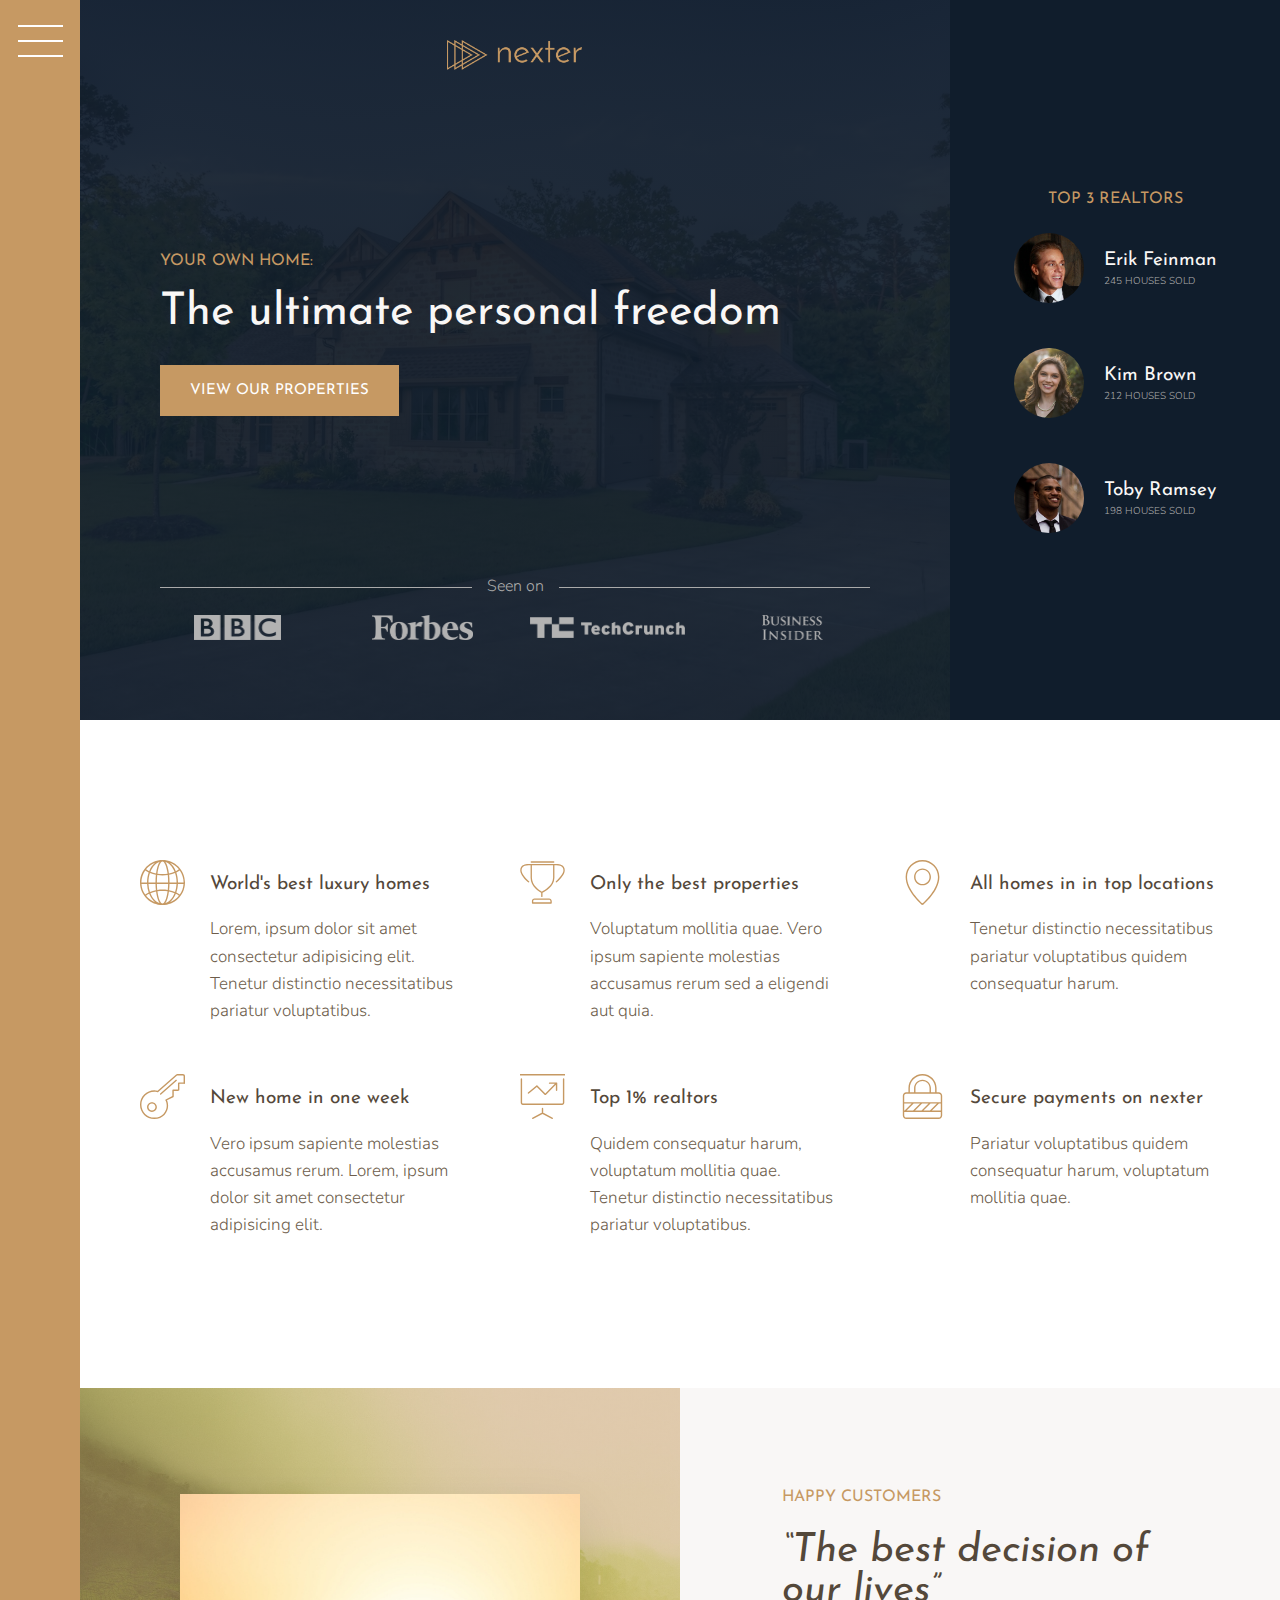
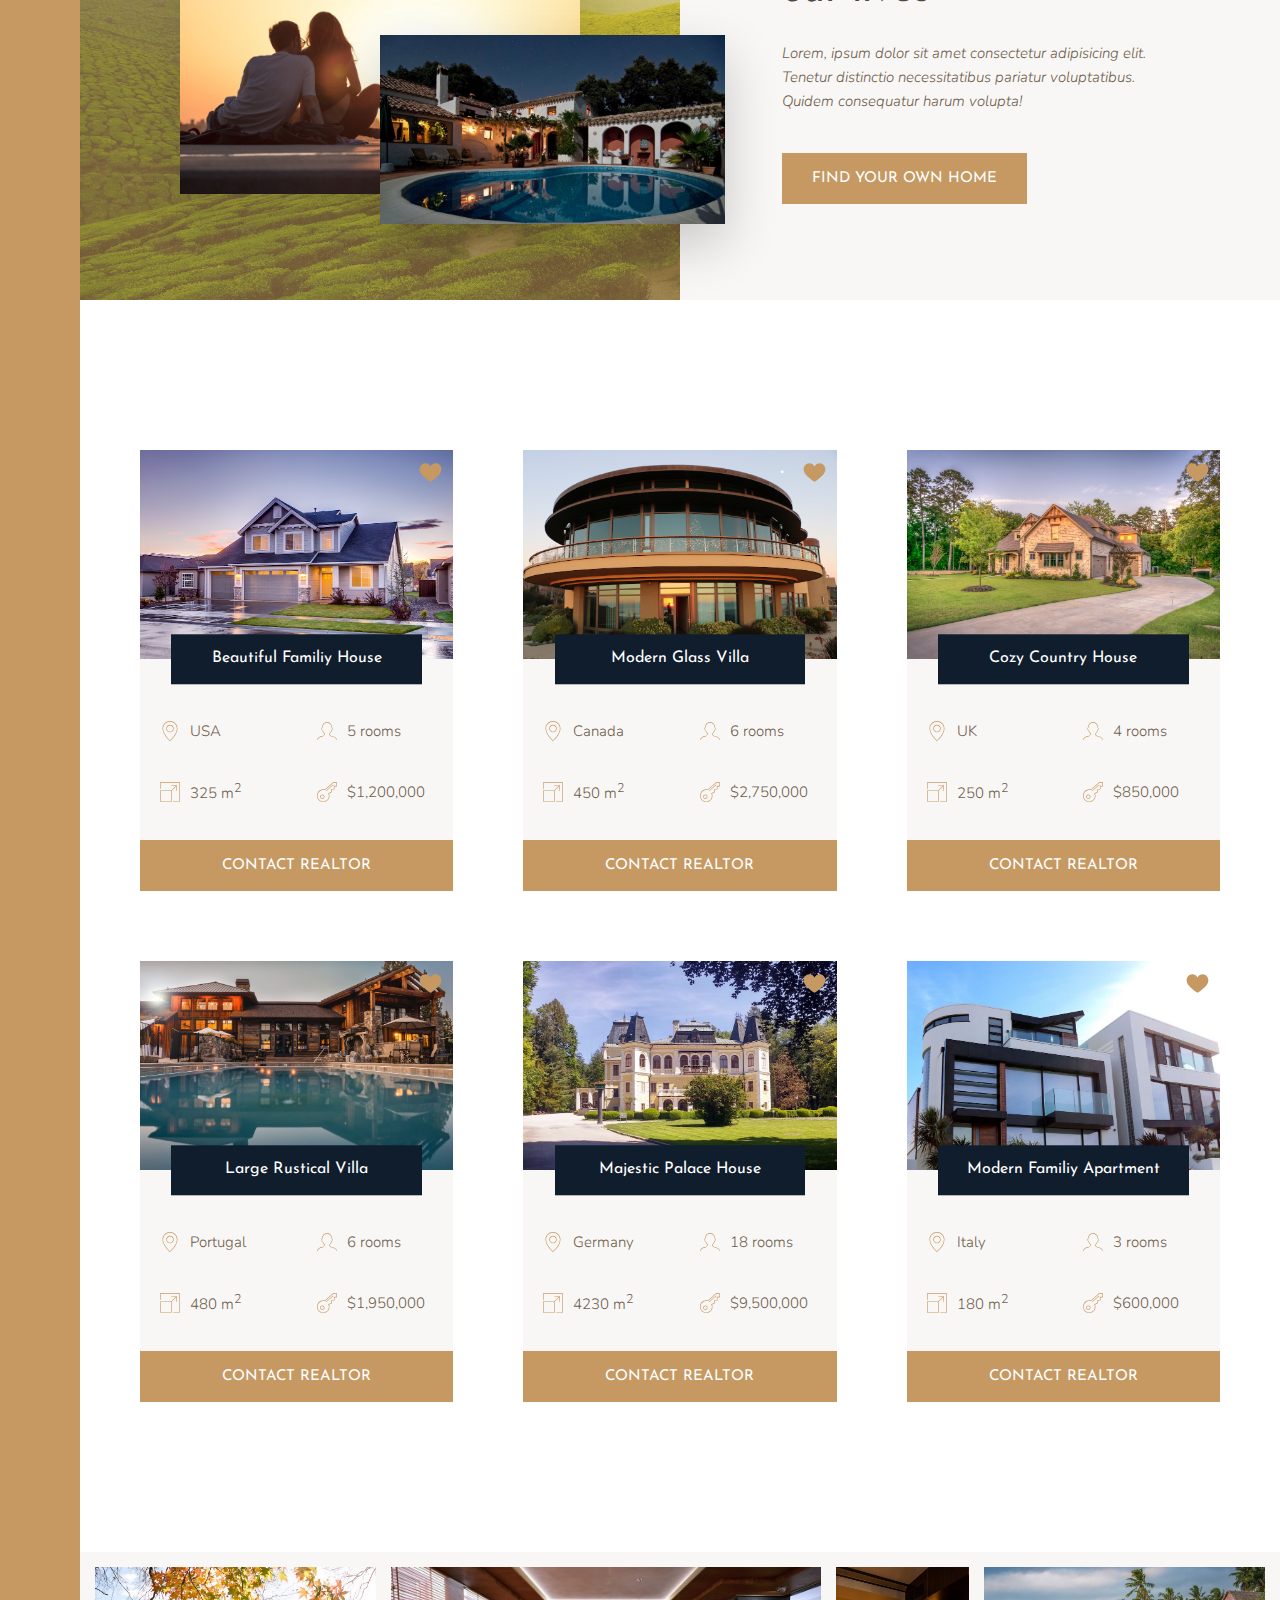
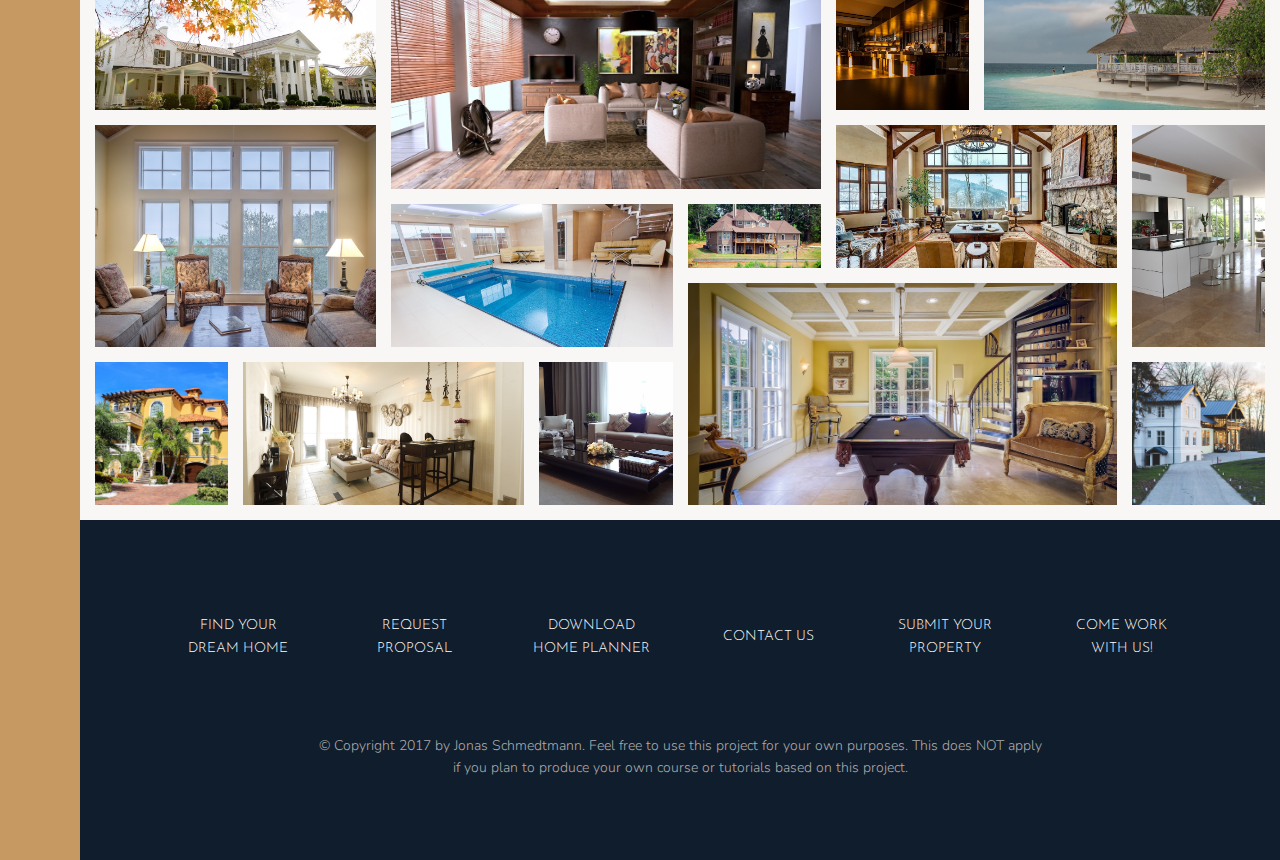
<file: advanced-css-course/Nexter/final/index.html>
<!DOCTYPE html>
<html lang="en">
    <head>
        <meta charset="UTF-8">
        <meta name="viewport" content="width=device-width, initial-scale=1.0">
        <meta http-equiv="X-UA-Compatible" content="ie=edge">
        
        <link href="https://fonts.googleapis.com/css?family=Josefin+Sans:300,400,400i|Nunito:300,300i" rel="stylesheet">
        <link rel="stylesheet" href="css/style.css">
        <link rel="shortcut icon" type="image/png" href="img/favicon.png">
        
        <title>nexter &mdash; your home, your freedom</title>
    </head>
    <body class="container">
        <div class="sidebar">
            <button class="nav-btn"></button>
        </div>

        <header class="header">
            <img src="img/logo.png" alt="Nexter logo" class="header__logo">
            <h3 class="heading-3">Your own home:</h3>
            <h1 class="heading-1">The ultimate personal freedom</h1>
            <button class="btn header__btn">View our properties</button>
            <div class="header__seenon-text">Seen on</div>
            <div class="header__seenon-logos">
                <img src="img/logo-bbc.png" alt="Seen on logo 1">
                <img src="img/logo-forbes.png" alt="Seen on logo 2">
                <img src="img/logo-techcrunch.png" alt="Seen on logo 3">
                <img src="img/logo-bi.png" alt="Seen on logo 4">
            </div>
        </header>

        <div class="realtors">
            <h3 class="heading-3">Top 3 Realtors</h3>
            <div class="realtors__list">
                <img src="img/realtor-1.jpeg" alt="Realtor 1" class="realtors__img">
                <div class="realtors__details">
                    <h4 class="heading-4 heading-4--light">Erik Feinman</h4>
                    <p class="realtors__sold">245 houses sold</p>
                </div>

                <img src="img/realtor-2.jpeg" alt="Realtor 2" class="realtors__img">
                <div class="realtors__details">
                    <h4 class="heading-4 heading-4--light">Kim Brown</h4>
                    <p class="realtors__sold">212 houses sold</p>
                </div>

                <img src="img/realtor-3.jpeg" alt="Realtor 3" class="realtors__img">
                <div class="realtors__details">
                    <h4 class="heading-4 heading-4--light">Toby Ramsey</h4>
                    <p class="realtors__sold">198 houses sold</p>
                </div>
            </div>
        </div>

        <section class="features">
            <div class="feature">
                <svg class="feature__icon">
                    <use xlink:href="img/sprite.svg#icon-global"></use>
                </svg>
                <h4 class="heading-4 heading-4--dark">World's best luxury homes</h4>
                <p class="feature__text">Lorem, ipsum dolor sit amet consectetur adipisicing elit. Tenetur distinctio necessitatibus pariatur voluptatibus.</p>
            </div>

            <div class="feature">
                <svg class="feature__icon">
                    <use xlink:href="img/sprite.svg#icon-trophy"></use>
                </svg>
                <h4 class="heading-4 heading-4--dark">Only the best properties</h4>
                <p class="feature__text">Voluptatum mollitia quae. Vero ipsum sapiente molestias accusamus rerum sed a eligendi aut quia.</p>
            </div>

            <div class="feature">
                <svg class="feature__icon">
                    <use xlink:href="img/sprite.svg#icon-map-pin"></use>
                </svg>
                <h4 class="heading-4 heading-4--dark">All homes in in top locations</h4>
                <p class="feature__text">Tenetur distinctio necessitatibus pariatur voluptatibus quidem consequatur harum.</p>
            </div>

            <div class="feature">
                <svg class="feature__icon">
                    <use xlink:href="img/sprite.svg#icon-key"></use>
                </svg>
                <h4 class="heading-4 heading-4--dark">New home in one week</h4>
                <p class="feature__text">Vero ipsum sapiente molestias accusamus rerum. Lorem, ipsum dolor sit amet consectetur adipisicing elit.</p>
            </div>

            <div class="feature">
                <svg class="feature__icon">
                    <use xlink:href="img/sprite.svg#icon-presentation"></use>
                </svg>
                <h4 class="heading-4 heading-4--dark">Top 1% realtors</h4>
                <p class="feature__text">Quidem consequatur harum, voluptatum mollitia quae. Tenetur distinctio necessitatibus pariatur voluptatibus.</p>
            </div>

            <div class="feature">
                <svg class="feature__icon">
                    <use xlink:href="img/sprite.svg#icon-lock"></use>
                </svg>
                <h4 class="heading-4 heading-4--dark">Secure payments on nexter</h4>
                <p class="feature__text">Pariatur voluptatibus quidem consequatur harum, voluptatum mollitia quae.</p>
            </div>
        </section>

        <div class="story__pictures">
            <img src="img/story-1.jpeg" alt="Couple with new house" class="story__img--1">
            <img src="img/story-2.jpeg" alt="New house" class="story__img--2">
        </div>

        <div class="story__content">
            <h3 class="heading-3 mb-sm">Happy Customers</h3>
            <h2 class="heading-2 heading-2--dark mb-md">&ldquo;The best decision of our lives&rdquo;</h2>
            <p class="story__text">
                Lorem, ipsum dolor sit amet consectetur adipisicing elit. Tenetur distinctio necessitatibus pariatur voluptatibus. Quidem consequatur harum volupta!
            </p>
            <button class="btn">Find your own home</button>
        </div>

        <section class="homes">
            <div class="home">
                <img src="img/house-1.jpeg" alt="House 1" class="home__img">
                <svg class="home__like">
                    <use xlink:href="img/sprite.svg#icon-heart-full"></use>
                </svg>
                <h5 class="home__name">Beautiful Familiy House</h5>
                <div class="home__location">
                    <svg>
                        <use xlink:href="img/sprite.svg#icon-map-pin"></use>
                    </svg>
                    <p>USA</p>
                </div>
                <div class="home__rooms">
                    <svg>
                        <use xlink:href="img/sprite.svg#icon-profile-male"></use>
                    </svg>
                    <p>5 rooms</p>
                </div>
                <div class="home__area">
                    <svg>
                        <use xlink:href="img/sprite.svg#icon-expand"></use>
                    </svg>
                    <p>325 m<sup>2</sup></p>
                </div>
                <div class="home__price">
                    <svg>
                        <use xlink:href="img/sprite.svg#icon-key"></use>
                    </svg>
                    <p>$1,200,000</p>
                </div>
                <button class="btn home__btn">Contact realtor</button>
            </div>

            
            <div class="home">
                <img src="img/house-2.jpeg" alt="House 2" class="home__img">
                <svg class="home__like">
                    <use xlink:href="img/sprite.svg#icon-heart-full"></use>
                </svg>
                <h5 class="home__name">Modern Glass Villa</h5>
                <div class="home__location">
                    <svg>
                        <use xlink:href="img/sprite.svg#icon-map-pin"></use>
                    </svg>
                    <p>Canada</p>
                </div>
                <div class="home__rooms">
                    <svg>
                        <use xlink:href="img/sprite.svg#icon-profile-male"></use>
                    </svg>
                    <p>6 rooms</p>
                </div>
                <div class="home__area">
                    <svg>
                        <use xlink:href="img/sprite.svg#icon-expand"></use>
                    </svg>
                    <p>450 m<sup>2</sup></p>
                </div>
                <div class="home__price">
                    <svg>
                        <use xlink:href="img/sprite.svg#icon-key"></use>
                    </svg>
                    <p>$2,750,000</p>
                </div>
                <button class="btn home__btn">Contact realtor</button>
            </div>

            <div class="home">
                <img src="img/house-3.jpeg" alt="House 3" class="home__img">
                <svg class="home__like">
                    <use xlink:href="img/sprite.svg#icon-heart-full"></use>
                </svg>
                <h5 class="home__name">Cozy Country House</h5>
                <div class="home__location">
                    <svg>
                        <use xlink:href="img/sprite.svg#icon-map-pin"></use>
                    </svg>
                    <p>UK</p>
                </div>
                <div class="home__rooms">
                    <svg>
                        <use xlink:href="img/sprite.svg#icon-profile-male"></use>
                    </svg>
                    <p>4 rooms</p>
                </div>
                <div class="home__area">
                    <svg>
                        <use xlink:href="img/sprite.svg#icon-expand"></use>
                    </svg>
                    <p>250 m<sup>2</sup></p>
                </div>
                <div class="home__price">
                    <svg>
                        <use xlink:href="img/sprite.svg#icon-key"></use>
                    </svg>
                    <p>$850,000</p>
                </div>
                <button class="btn home__btn">Contact realtor</button>
            </div>

            <div class="home">
                <img src="img/house-4.jpeg" alt="House 4" class="home__img">
                <svg class="home__like">
                    <use xlink:href="img/sprite.svg#icon-heart-full"></use>
                </svg>
                <h5 class="home__name">Large Rustical Villa</h5>
                <div class="home__location">
                    <svg>
                        <use xlink:href="img/sprite.svg#icon-map-pin"></use>
                    </svg>
                    <p>Portugal</p>
                </div>
                <div class="home__rooms">
                    <svg>
                        <use xlink:href="img/sprite.svg#icon-profile-male"></use>
                    </svg>
                    <p>6 rooms</p>
                </div>
                <div class="home__area">
                    <svg>
                        <use xlink:href="img/sprite.svg#icon-expand"></use>
                    </svg>
                    <p>480 m<sup>2</sup></p>
                </div>
                <div class="home__price">
                    <svg>
                        <use xlink:href="img/sprite.svg#icon-key"></use>
                    </svg>
                    <p>$1,950,000</p>
                </div>
                <button class="btn home__btn">Contact realtor</button>
            </div>

            <div class="home">
                <img src="img/house-5.jpeg" alt="House 5" class="home__img">
                <svg class="home__like">
                    <use xlink:href="img/sprite.svg#icon-heart-full"></use>
                </svg>
                <h5 class="home__name">Majestic Palace House</h5>
                <div class="home__location">
                    <svg>
                        <use xlink:href="img/sprite.svg#icon-map-pin"></use>
                    </svg>
                    <p>Germany</p>
                </div>
                <div class="home__rooms">
                    <svg>
                        <use xlink:href="img/sprite.svg#icon-profile-male"></use>
                    </svg>
                    <p>18 rooms</p>
                </div>
                <div class="home__area">
                    <svg>
                        <use xlink:href="img/sprite.svg#icon-expand"></use>
                    </svg>
                    <p>4230 m<sup>2</sup></p>
                </div>
                <div class="home__price">
                    <svg>
                        <use xlink:href="img/sprite.svg#icon-key"></use>
                    </svg>
                    <p>$9,500,000</p>
                </div>
                <button class="btn home__btn">Contact realtor</button>
            </div>

            <div class="home">
                <img src="img/house-6.jpeg" alt="House 6" class="home__img">
                <svg class="home__like">
                    <use xlink:href="img/sprite.svg#icon-heart-full"></use>
                </svg>
                <h5 class="home__name">Modern Familiy Apartment</h5>
                <div class="home__location">
                    <svg>
                        <use xlink:href="img/sprite.svg#icon-map-pin"></use>
                    </svg>
                    <p>Italy</p>
                </div>
                <div class="home__rooms">
                    <svg>
                        <use xlink:href="img/sprite.svg#icon-profile-male"></use>
                    </svg>
                    <p>3 rooms</p>
                </div>
                <div class="home__area">
                    <svg>
                        <use xlink:href="img/sprite.svg#icon-expand"></use>
                    </svg>
                    <p>180 m<sup>2</sup></p>
                </div>
                <div class="home__price">
                    <svg>
                        <use xlink:href="img/sprite.svg#icon-key"></use>
                    </svg>
                    <p>$600,000</p>
                </div>
                <button class="btn home__btn">Contact realtor</button>
            </div>
        </section>


        <section class="gallery">
            <figure class="gallery__item gallery__item--1"><img src="img/gal-1.jpeg" alt="Gallery image 1" class="gallery__img"></figure>
            <figure class="gallery__item gallery__item--2"><img src="img/gal-2.jpeg" alt="Gallery image 2" class="gallery__img"></figure>
            <figure class="gallery__item gallery__item--3"><img src="img/gal-3.jpeg" alt="Gallery image 3" class="gallery__img"></figure>
            <figure class="gallery__item gallery__item--4"><img src="img/gal-4.jpeg" alt="Gallery image 4" class="gallery__img"></figure>
            <figure class="gallery__item gallery__item--5"><img src="img/gal-5.jpeg" alt="Gallery image 5" class="gallery__img"></figure>
            <figure class="gallery__item gallery__item--6"><img src="img/gal-6.jpeg" alt="Gallery image 6" class="gallery__img"></figure>
            <figure class="gallery__item gallery__item--7"><img src="img/gal-7.jpeg" alt="Gallery image 7" class="gallery__img"></figure>
            <figure class="gallery__item gallery__item--8"><img src="img/gal-8.jpeg" alt="Gallery image 8" class="gallery__img"></figure>
            <figure class="gallery__item gallery__item--9"><img src="img/gal-9.jpeg" alt="Gallery image 9" class="gallery__img"></figure>
            <figure class="gallery__item gallery__item--10"><img src="img/gal-10.jpeg" alt="Gallery image 10" class="gallery__img"></figure>
            <figure class="gallery__item gallery__item--11"><img src="img/gal-11.jpeg" alt="Gallery image 11" class="gallery__img"></figure>
            <figure class="gallery__item gallery__item--12"><img src="img/gal-12.jpeg" alt="Gallery image 12" class="gallery__img"></figure>
            <figure class="gallery__item gallery__item--13"><img src="img/gal-13.jpeg" alt="Gallery image 13" class="gallery__img"></figure>
            <figure class="gallery__item gallery__item--14"><img src="img/gal-14.jpeg" alt="Gallery image 14" class="gallery__img"></figure>


        </section>

        <footer class="footer">
            <ul class="nav">
                    <li class="nav__item"><a href="#" class="nav__link">Find your dream home</a></li>
                    <li class="nav__item"><a href="#" class="nav__link">Request proposal</a></li>
                    <li class="nav__item"><a href="#" class="nav__link">Download home planner</a></li>
                    <li class="nav__item"><a href="#" class="nav__link">Contact us</a></li>
                    <li class="nav__item"><a href="#" class="nav__link">Submit your property</a></li>
                    <li class="nav__item"><a href="#" class="nav__link">Come work with us!</a></li>
            </ul>
            <p class="copyright">
                &copy; Copyright 2017 by Jonas Schmedtmann. Feel free to use this project for your own purposes. This does NOT apply if you plan to produce your own course or tutorials based on this project.
            </p>
        </footer>
    </body>
</html>
</file>
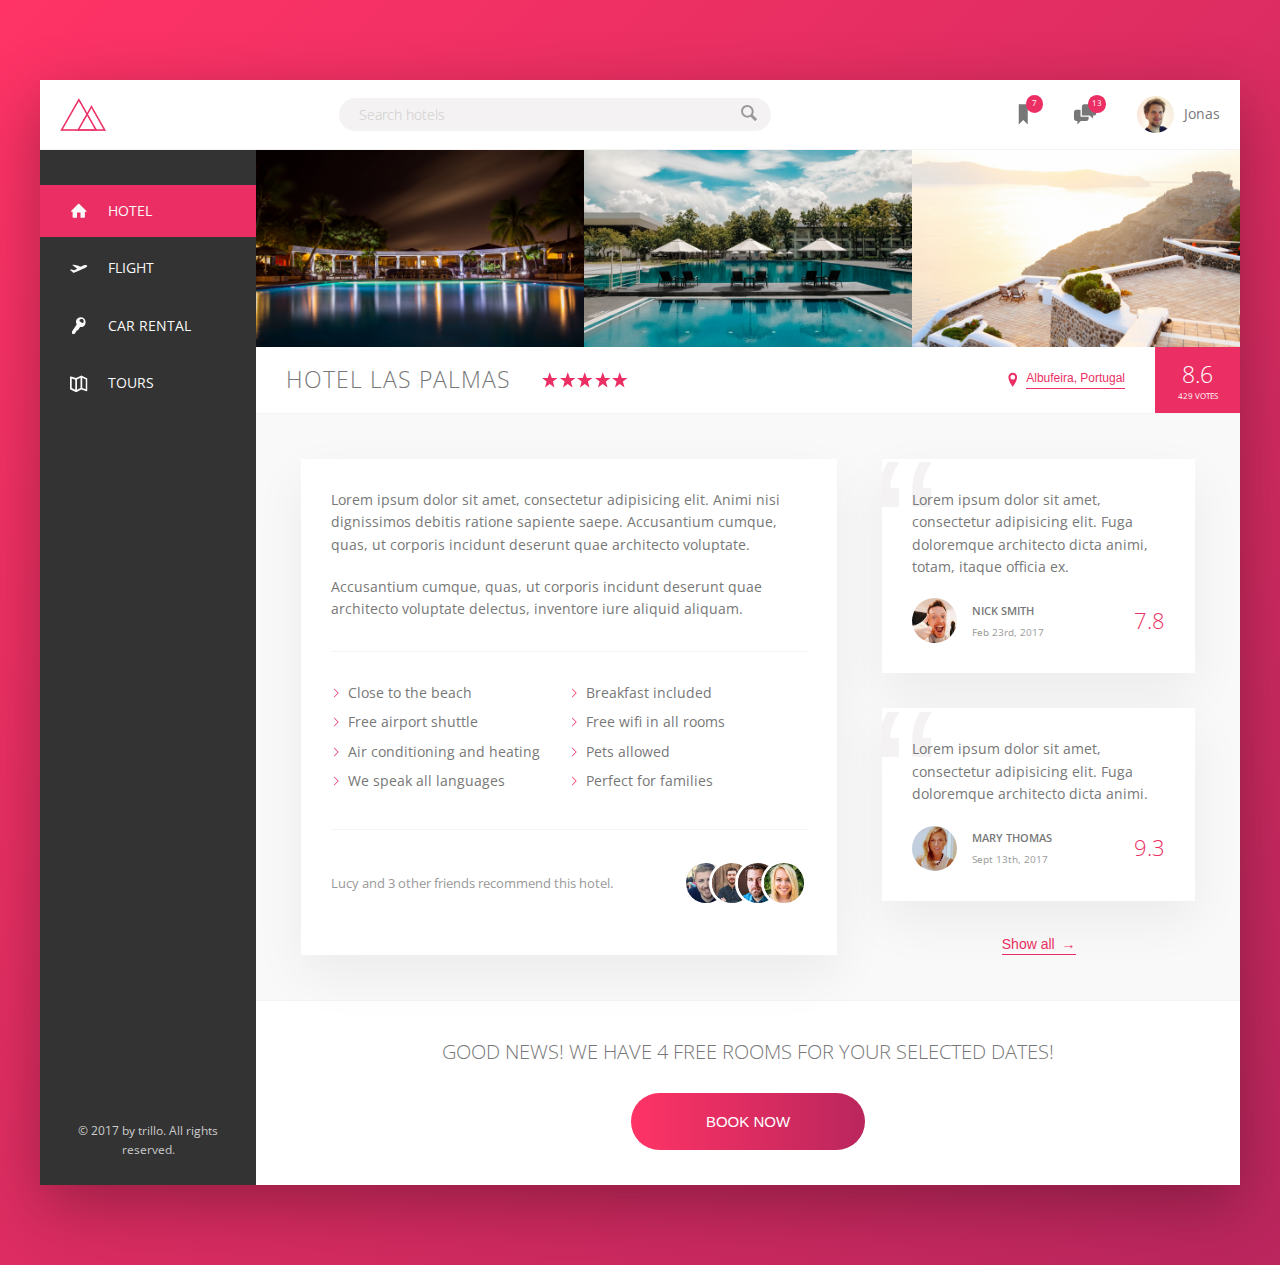
<file: advanced-css-course/Trillo/final/index.html>
<!DOCTYPE html>
<html lang="en">
    <head>
        <meta charset="UTF-8">
        <meta name="viewport" content="width=device-width, initial-scale=1.0">
        
        <link href="https://fonts.googleapis.com/css?family=Open+Sans:300,400,600" rel="stylesheet">
        <link rel="stylesheet" href="css/style.css">
        <link rel="shortcut icon" type="image/png" href="img/favicon.png">
        
        <title>trillo &mdash; Your all-in-one booking app</title>
    </head>
    <body>
        <div class="container">
            <header class="header">
                <img src="img/logo.png" alt="trillo logo" class="logo">

                <form action="#" class="search">
                    <input type="text" class="search__input" placeholder="Search hotels">
                    <button class="search__button">
                        <svg class="search__icon">
                            <use xlink:href="img/sprite.svg#icon-magnifying-glass"></use>
                        </svg>
                    </button>
                </form>

                <nav class="user-nav">
                    <div class="user-nav__icon-box">
                        <svg class="user-nav__icon">
                            <use xlink:href="img/sprite.svg#icon-bookmark"></use>
                        </svg>
                        <span class="user-nav__notification">7</span>
                    </div>
                    <div class="user-nav__icon-box">
                        <svg class="user-nav__icon">
                            <use xlink:href="img/sprite.svg#icon-chat"></use>
                        </svg>
                        <span class="user-nav__notification">13</span>
                    </div>
                    <div class="user-nav__user">
                        <img src="img/user.jpg" alt="User photo" class="user-nav__user-photo">
                        <span class="user-nav__user-name">Jonas</span>
                    </div>
                </nav>
            </header>


            <div class="content">
                <nav class="sidebar">
                    <ul class="side-nav">
                        <li class="side-nav__item side-nav__item--active">
                            <a href="#" class="side-nav__link">
                                <svg class="side-nav__icon">
                                    <use xlink:href="img/sprite.svg#icon-home"></use>
                                </svg>
                                <span>Hotel</span>
                            </a>
                        </li>
                        <li class="side-nav__item">
                            <a href="#" class="side-nav__link">
                                <svg class="side-nav__icon">
                                    <use xlink:href="img/sprite.svg#icon-aircraft-take-off"></use>
                                </svg>
                                <span>Flight</span>
                            </a>
                        </li>
                        <li class="side-nav__item">
                            <a href="#" class="side-nav__link">
                                <svg class="side-nav__icon">
                                    <use xlink:href="img/sprite.svg#icon-key"></use>
                                </svg>
                                <span>Car rental</span>
                            </a>
                        </li>
                        <li class="side-nav__item">
                            <a href="#" class="side-nav__link">
                                <svg class="side-nav__icon">
                                    <use xlink:href="img/sprite.svg#icon-map"></use>
                                </svg>
                                <span>Tours</span>
                            </a>
                        </li>
                    </ul>

                    <div class="legal">
                        &copy; 2017 by trillo. All rights reserved.
                    </div>
                </nav>



                <main class="hotel-view">
                    <div class="gallery">
                        <figure class="gallery__item">
                            <img src="img/hotel-1.jpg" alt="Photo of hotel 1" class="gallery__photo">
                        </figure>
                        <figure class="gallery__item">
                            <img src="img/hotel-2.jpg" alt="Photo of hotel 2" class="gallery__photo">
                        </figure>
                        <figure class="gallery__item">
                            <img src="img/hotel-3.jpg" alt="Photo of hotel 3" class="gallery__photo">
                        </figure>
                    </div>

                    <div class="overview">
                        <h1 class="overview__heading">
                            Hotel Las Palmas
                        </h1>

                        <div class="overview__stars">
                            <svg class="overview__icon-star">
                                <use xlink:href="img/sprite.svg#icon-star"></use>
                            </svg>
                            <svg class="overview__icon-star">
                                <use xlink:href="img/sprite.svg#icon-star"></use>
                            </svg>
                            <svg class="overview__icon-star">
                                <use xlink:href="img/sprite.svg#icon-star"></use>
                            </svg>
                            <svg class="overview__icon-star">
                                <use xlink:href="img/sprite.svg#icon-star"></use>
                            </svg>
                            <svg class="overview__icon-star">
                                <use xlink:href="img/sprite.svg#icon-star"></use>
                            </svg>
                        </div>

                        <div class="overview__location">
                            <svg class="overview__icon-location">
                                <use xlink:href="img/sprite.svg#icon-location-pin"></use>
                            </svg>
                            <button class="btn-inline">Albufeira, Portugal</button>
                        </div>

                        <div class="overview__rating">
                            <div class="overview__rating-average">8.6</div>
                            <div class="overview__rating-count">429 votes</div>
                        </div>
                    </div>

                    <div class="detail">
                        <div class="description">
                            <p class="paragraph">
                                Lorem ipsum dolor sit amet, consectetur adipisicing elit. Animi nisi dignissimos debitis ratione sapiente saepe. Accusantium cumque, quas, ut corporis incidunt deserunt quae architecto voluptate.
                            </p>
                            <p class="paragraph">
                                Accusantium cumque, quas, ut corporis incidunt deserunt quae architecto voluptate delectus, inventore iure aliquid aliquam.
                            </p>
                            <ul class="list">
                                <li class="list__item">Close to the beach</li>
                                <li class="list__item">Breakfast included</li>
                                <li class="list__item">Free airport shuttle</li>
                                <li class="list__item">Free wifi in all rooms</li>
                                <li class="list__item">Air conditioning and heating</li>
                                <li class="list__item">Pets allowed</li>
                                <li class="list__item">We speak all languages</li>
                                <li class="list__item">Perfect for families</li>
                            </ul>
                            <div class="recommend">
                                <p class="recommend__count">
                                    Lucy and 3 other friends recommend this hotel.
                                </p>
                                <div class="recommend__friends">
                                    <img src="img/user-3.jpg" alt="Friend 1" class="recommend__photo">
                                    <img src="img/user-4.jpg" alt="Friend 2" class="recommend__photo">
                                    <img src="img/user-5.jpg" alt="Friend 3" class="recommend__photo">
                                    <img src="img/user-6.jpg" alt="Friend 4" class="recommend__photo">
                                </div>
                            </div>
                        </div>

                        <figure class="user-reviews">
                            <figure class="review">
                                <blockquote class="review__text">
                                    Lorem ipsum dolor sit amet, consectetur adipisicing elit. Fuga doloremque architecto dicta animi, totam, itaque officia ex.
                                </blockquote>
                                <figcaption class="review__user">
                                    <img src="img/user-1.jpg" alt="User 1" class="review__photo">
                                    <div class="review__user-box">
                                        <p class="review__user-name">Nick Smith</p>
                                        <p class="review__user-date">Feb 23rd, 2017</p>
                                    </div>
                                    <div class="review__rating">7.8</div>
                                </figcaption>
                            </figure>

                            <figure class="review">
                                <blockquote class="review__text">
                                    Lorem ipsum dolor sit amet, consectetur adipisicing elit. Fuga doloremque architecto dicta animi.
                                </blockquote>
                                <figcaption class="review__user">
                                    <img src="img/user-2.jpg" alt="User 1" class="review__photo">
                                    <div class="review__user-box">
                                        <p class="review__user-name">Mary Thomas</p>
                                        <p class="review__user-date">Sept 13th, 2017</p>
                                    </div>
                                    <div class="review__rating">9.3</div>
                                </figcaption>
                            </figure>

                            <button class="btn-inline">Show all <span>&rarr;</span></button>
                        </div>

                        <div class="cta">
                            <h2 class="cta__book-now">
                                Good news! We have 4 free rooms for your selected dates!
                            </h2>
                            <button class="btn">
                                <span class="btn__visible">Book now</span>
                                <span class="btn__invisible">Only 4 rooms left</span>
                            </button>
                        </div>

                    </div>


                </main>
            </div>
        </div>
    </body>
</html>
</file>
<file: advanced-css-course/Nexter/final/css/style.css>
*,
*::before,
*::after {
  margin: 0;
  padding: 0;
  box-sizing: inherit; }

html {
  box-sizing: border-box;
  font-size: 62.5%; }
  @media only screen and (max-width: 75em) {
    html {
      font-size: 50%; } }

body {
  font-family: "Nunito", sans-serif;
  color: #6D5D4B;
  font-weight: 300;
  line-height: 1.6; }

.container {
  display: grid;
  grid-template-rows: 80vh min-content 40vw repeat(3, min-content);
  grid-template-columns: [sidebar-start] 8rem [sidebar-end full-start] minmax(6rem, 1fr) [center-start] repeat(8, [col-start] minmax(min-content, 14rem) [col-end]) [center-end] minmax(6rem, 1fr) [full-end]; }
  @media only screen and (max-width: 62.5em) {
    .container {
      grid-template-rows: 6rem 80vh min-content 40vw repeat(3, min-content);
      grid-template-columns: [full-start] minmax(6rem, 1fr) [center-start] repeat(8, [col-start] minmax(min-content, 14rem) [col-end]) [center-end] minmax(6rem, 1fr) [full-end]; } }
  @media only screen and (max-width: 50em) {
    .container {
      grid-template-rows: 6rem calc(100vh - 6rem); } }

.heading-1, .heading-2, .heading-3, .heading-4 {
  font-family: "Josefin Sans", sans-serif;
  font-weight: 400; }

.heading-1 {
  font-size: 4.5rem;
  color: #f9f7f6;
  line-height: 1; }

.heading-2 {
  font-size: 4rem;
  font-style: italic;
  line-height: 1; }
  .heading-2--light {
    color: #f9f7f6; }
  .heading-2--dark {
    color: #54483A; }

.heading-3 {
  font-size: 1.6rem;
  color: #c69963;
  text-transform: uppercase; }

.heading-4 {
  font-size: 1.9rem; }
  .heading-4--light {
    color: #f9f7f6; }
  .heading-4--dark {
    color: #54483A; }

.btn {
  background-color: #c69963;
  color: #fff;
  border: none;
  border-radius: 0;
  font-family: "Josefin Sans", sans-serif;
  font-size: 1.5rem;
  text-transform: uppercase;
  padding: 1.8rem 3rem;
  cursor: pointer;
  transition: all .2s; }
  .btn:hover {
    background-color: #B28451; }

.mb-sm {
  margin-bottom: 2rem; }

.mb-md {
  margin-bottom: 3rem; }

.mb-lg {
  margin-bottom: 4rem; }

.mb-hg {
  margin-bottom: 8rem; }

.sidebar {
  background-color: #c69963;
  grid-column: sidebar-start / sidebar-end;
  grid-row: 1 / -1;
  display: flex;
  justify-content: center; }
  @media only screen and (max-width: 62.5em) {
    .sidebar {
      grid-column: 1 / -1;
      grid-row: 1 / 2;
      justify-content: flex-end;
      align-items: center; } }

.nav-btn {
  border: none;
  border-radius: 0;
  background-color: #fff;
  height: 2px;
  width: 4.5rem;
  margin-top: 4rem; }
  .nav-btn::before, .nav-btn::after {
    background-color: #fff;
    height: 2px;
    width: 4.5rem;
    content: "";
    display: block; }
  .nav-btn::before {
    transform: translateY(-1.5rem); }
  .nav-btn::after {
    transform: translateY(1.3rem); }
  @media only screen and (max-width: 62.5em) {
    .nav-btn {
      margin-top: 0;
      margin-right: 3rem; }
      .nav-btn::before {
        transform: translateY(-1.2rem); }
      .nav-btn::after {
        transform: translateY(1rem); } }

.header {
  background-color: #54483A;
  grid-column: full-start / col-end 6;
  background-image: linear-gradient(rgba(16, 29, 44, 0.93), rgba(16, 29, 44, 0.93)), url(../img/hero.jpeg);
  background-size: cover;
  background-position: center;
  padding: 8rem;
  padding-top: 4rem;
  display: grid;
  grid-template-rows: 1fr min-content minmax(6rem, min-content) 1fr;
  grid-template-columns: minmax(min-content, max-content);
  grid-row-gap: 1.5rem;
  justify-content: center; }
  @media only screen and (max-width: 50em) {
    .header {
      grid-column: 1 / -1; } }
  @media only screen and (max-width: 37.5em) {
    .header {
      padding: 5rem; } }
  .header__logo {
    height: 3rem;
    justify-self: center; }
  .header__btn {
    align-self: start;
    justify-self: start; }
  .header__seenon-text {
    display: grid;
    grid-template-columns: 1fr max-content 1fr;
    grid-column-gap: 1.5rem;
    align-items: center;
    font-size: 1.6rem;
    color: #aaa; }
    .header__seenon-text::before, .header__seenon-text::after {
      content: "";
      height: 1px;
      display: block;
      background-color: currentColor; }
  .header__seenon-logos {
    display: grid;
    grid-template-columns: repeat(4, 1fr);
    grid-column-gap: 3rem;
    justify-items: center;
    align-items: center; }
    .header__seenon-logos img {
      max-height: 2.5rem;
      max-width: 100%;
      filter: brightness(70%); }

.realtors {
  background-color: #101d2c;
  grid-column: col-start 7 / full-end;
  padding: 3rem;
  display: grid;
  align-content: center;
  justify-content: center;
  justify-items: center;
  grid-row-gap: 2rem; }
  @media only screen and (max-width: 50em) {
    .realtors {
      grid-column: 1 / -1; } }
  .realtors__list {
    display: grid;
    grid-template-columns: min-content max-content;
    grid-column-gap: 2rem;
    grid-row-gap: 5vh;
    align-items: center; }
    @media only screen and (max-width: 50em) {
      .realtors__list {
        grid-template-columns: repeat(3, min-content max-content); } }
    @media only screen and (max-width: 37.5em) {
      .realtors__list {
        grid-template-columns: min-content max-content; } }
  .realtors__img {
    width: 7rem;
    border-radius: 50%;
    display: block; }
  .realtors__sold {
    text-transform: uppercase;
    color: #aaa;
    margin-top: -3px; }

.features {
  grid-column: center-start / center-end;
  margin: 15rem 0; }
  @supports (display: grid) {
    .features {
      display: grid;
      grid-template-columns: repeat(auto-fit, minmax(25rem, 1fr));
      grid-gap: 6rem;
      align-items: start; } }

.feature {
  float: left;
  width: 33.3333%;
  margin-bottom: 6rem;
  display: grid;
  grid-template-columns: min-content 1fr;
  grid-row-gap: 1.5rem;
  grid-column-gap: 2.5rem; }
  @supports (display: grid) {
    .feature {
      width: auto;
      margin-bottom: 0; } }
  .feature__icon {
    fill: #c69963;
    width: 4.5rem;
    height: 4.5rem;
    grid-row: 1 / span 2;
    transform: translateY(-1rem); }
  .feature__text {
    font-size: 1.7rem; }

.story__pictures {
  background-color: #c69963;
  grid-column: full-start / col-end 4;
  background-image: linear-gradient(rgba(198, 153, 99, 0.5), rgba(198, 153, 99, 0.5)), url(../img/back.jpg);
  background-size: cover;
  display: grid;
  grid-template-rows: repeat(6, 1fr);
  grid-template-columns: repeat(6, 1fr);
  align-items: center; }
  @media only screen and (max-width: 50em) {
    .story__pictures {
      grid-column: 1 / -1;
      padding: 6rem; } }

.story__img--1 {
  width: 100%;
  grid-row: 2 / 6;
  grid-column: 2 / 6;
  box-shadow: 0 2rem 5rem rgba(0, 0, 0, 0.1); }
  @media only screen and (max-width: 50em) {
    .story__img--1 {
      grid-column: 1 / 5;
      grid-row: 1 / -1; } }

.story__img--2 {
  width: 115%;
  grid-row: 4 / 6;
  grid-column: 4 / 7;
  z-index: 20;
  box-shadow: 0 2rem 5rem rgba(0, 0, 0, 0.2); }
  @media only screen and (max-width: 50em) {
    .story__img--2 {
      grid-row: 1 / -1;
      width: 100%; } }

.story__content {
  background-color: #f9f7f6;
  grid-column: col-start 5 / full-end;
  padding: 6rem 8vw;
  /*
        display: flex;
        flex-direction: column;
        justify-content: center;
        align-items: flex-start;
        */
  display: grid;
  align-content: center;
  justify-items: start; }
  @media only screen and (max-width: 50em) {
    .story__content {
      grid-column: 1 / -1;
      grid-row: 5 / 6; } }

.story__text {
  font-size: 1.5rem;
  font-style: italic;
  margin-bottom: 4rem; }

.homes {
  grid-column: center-start / center-end;
  margin: 15rem 0;
  display: grid;
  grid-template-columns: repeat(auto-fit, minmax(25rem, 1fr));
  grid-gap: 7rem; }

.home {
  background-color: #f9f7f6;
  display: grid;
  grid-template-columns: repeat(2, 1fr);
  grid-row-gap: 3.5rem; }
  .home__img {
    width: 100%;
    grid-row: 1 / 2;
    grid-column: 1 / -1;
    z-index: 1; }
  .home__like {
    grid-row: 1 / 2;
    grid-column: 2 / 3;
    fill: #c69963;
    height: 2.5rem;
    width: 2.5rem;
    z-index: 2;
    justify-self: end;
    margin: 1rem; }
  .home__name {
    grid-row: 1 / 2;
    grid-column: 1 / -1;
    justify-self: center;
    align-self: end;
    z-index: 3;
    width: 80%;
    font-family: "Josefin Sans", sans-serif;
    font-size: 1.6rem;
    text-align: center;
    padding: 1.25rem;
    background-color: #101d2c;
    color: #fff;
    font-weight: 400;
    transform: translateY(50%); }
  .home__location, .home__rooms {
    margin-top: 2.5rem; }
  .home__location, .home__rooms, .home__area, .home__price {
    font-size: 1.5rem;
    margin-left: 2rem;
    display: flex;
    align-items: center; }
    .home__location svg, .home__rooms svg, .home__area svg, .home__price svg {
      fill: #c69963;
      height: 2rem;
      width: 2rem;
      margin-right: 1rem; }
  .home__btn {
    grid-column: 1 / -1; }

.gallery {
  background-color: #f9f7f6;
  grid-column: full-start / full-end;
  display: grid;
  /*grid-template-columns: repeat(8, 1fr);
    grid-template-rows: repeat(7, 5vw);*/
  grid-template: repeat(7, 5vw)/repeat(8, 1fr);
  grid-gap: 1.5rem;
  padding: 1.5rem; }
  .gallery__item--1 {
    grid-row: 1 / span 2;
    grid-column: 1 / span 2; }
  .gallery__item--2 {
    grid-row: 1 / span 3;
    grid-column: 3 / span 3; }
  .gallery__item--3 {
    grid-row: 1 / span 2;
    grid-column: 6 / 7; }
  .gallery__item--4 {
    grid-row: 1 / span 2;
    grid-column: 7 / -1; }
  .gallery__item--5 {
    grid-row: 3 / span 3;
    grid-column: 1 / span 2; }
  .gallery__item--6 {
    grid-row: 4 / span 2;
    grid-column: 3 / span 2; }
  .gallery__item--7 {
    grid-row: 4 / 5;
    grid-column: 5 / 6; }
  .gallery__item--8 {
    grid-row: 3 / span 2;
    grid-column: 6 / span 2; }
  .gallery__item--9 {
    grid-row: 3 / span 3;
    grid-column: 8 / -1; }
  .gallery__item--10 {
    grid-row: 6 / span 2;
    grid-column: 1 / 2; }
  .gallery__item--11 {
    grid-row: 6 / span 2;
    grid-column: 2 / span 2; }
  .gallery__item--12 {
    grid-row: 6 / span 2;
    grid-column: 4 / 5; }
  .gallery__item--13 {
    grid-row: 5 / span 3;
    grid-column: 5 / span 3; }
  .gallery__item--14 {
    grid-row: 6 / span 2;
    grid-column: 8 / -1; }
  .gallery__img {
    width: 100%;
    height: 100%;
    object-fit: cover;
    display: block; }

.footer {
  background-color: #101d2c;
  grid-column: full-start / full-end;
  padding: 8rem; }

.nav {
  list-style: none;
  display: grid;
  grid-template-columns: repeat(auto-fit, minmax(15rem, 1fr));
  grid-gap: 2rem;
  align-items: center; }
  .nav__link:link, .nav__link:visited {
    font-size: 1.4rem;
    color: #fff;
    text-decoration: none;
    font-family: "Josefin Sans", sans-serif;
    text-transform: uppercase;
    text-align: center;
    padding: 1.5rem;
    display: block;
    transition: all .2s; }
  .nav__link:hover, .nav__link:active {
    background-color: rgba(255, 255, 255, 0.05);
    transform: translateY(-3px); }

.copyright {
  font-size: 1.4rem;
  color: #aaa;
  margin-top: 6rem;
  margin-right: auto;
  margin-left: auto;
  text-align: center;
  width: 70%; }
</file>
<file: advanced-css-course/Trillo/final/css/style.css>
:root{--color-primary:#eb2f64;--color-primary-light:#FF3366;--color-primary-dark:#BA265D;--color-grey-light-1:#faf9f9;--color-grey-light-2:#f4f2f2;--color-grey-light-3:#f0eeee;--color-grey-light-4:#ccc;--color-grey-dark-1:#333;--color-grey-dark-2:#777;--color-grey-dark-3:#999;--shadow-dark:0 2rem 6rem rgba(0,0,0,0.3);--shadow-light:0 2rem 5rem rgba(0,0,0,0.06);--line:1px solid var(--color-grey-light-2)}*{margin:0;padding:0}*,*::before,*::after{-webkit-box-sizing:inherit;box-sizing:inherit}html{-webkit-box-sizing:border-box;box-sizing:border-box;font-size:62.5%}@media only screen and (max-width: 68.75em){html{font-size:50%}}body{font-family:'Open Sans', sans-serif;font-weight:400;line-height:1.6;color:var(--color-grey-dark-2);background-image:-webkit-gradient(linear, left top, right bottom, from(var(--color-primary-light)), to(var(--color-primary-dark)));background-image:linear-gradient(to right bottom, var(--color-primary-light), var(--color-primary-dark));background-size:cover;background-repeat:no-repeat;min-height:100vh}.container{max-width:120rem;margin:8rem auto;background-color:var(--color-grey-light-1);-webkit-box-shadow:var(--shadow-dark);box-shadow:var(--shadow-dark);min-height:50rem}@media only screen and (max-width: 75em){.container{margin:0;max-width:100%;width:100%}}.header{font-size:1.4rem;height:7rem;background-color:#fff;border-bottom:var(--line);display:-webkit-box;display:-ms-flexbox;display:flex;-webkit-box-pack:justify;-ms-flex-pack:justify;justify-content:space-between;-webkit-box-align:center;-ms-flex-align:center;align-items:center}@media only screen and (max-width: 31.25em){.header{-ms-flex-wrap:wrap;flex-wrap:wrap;-ms-flex-line-pack:distribute;align-content:space-around;height:11rem}}.content{display:-webkit-box;display:-ms-flexbox;display:flex}@media only screen and (max-width: 56.25em){.content{-webkit-box-orient:vertical;-webkit-box-direction:normal;-ms-flex-direction:column;flex-direction:column}}.sidebar{background-color:var(--color-grey-dark-1);-webkit-box-flex:0;-ms-flex:0 0 18%;flex:0 0 18%;display:-webkit-box;display:-ms-flexbox;display:flex;-webkit-box-orient:vertical;-webkit-box-direction:normal;-ms-flex-direction:column;flex-direction:column;-webkit-box-pack:justify;-ms-flex-pack:justify;justify-content:space-between}.hotel-view{background-color:#fff;-webkit-box-flex:1;-ms-flex:1;flex:1}.detail{font-size:1.4rem;display:-webkit-box;display:-ms-flexbox;display:flex;padding:4.5rem;background-color:var(--color-grey-light-1);border-bottom:var(--line)}@media only screen and (max-width: 56.25em){.detail{padding:3rem}}@media only screen and (max-width: 37.5em){.detail{-webkit-box-orient:vertical;-webkit-box-direction:normal;-ms-flex-direction:column;flex-direction:column}}.description{background-color:#fff;-webkit-box-shadow:var(--shadow-light);box-shadow:var(--shadow-light);padding:3rem;-webkit-box-flex:0;-ms-flex:0 0 60%;flex:0 0 60%;margin-right:4.5rem}@media only screen and (max-width: 56.25em){.description{padding:2rem;margin-right:3rem}}@media only screen and (max-width: 37.5em){.description{margin-right:0;margin-bottom:3rem}}.user-reviews{-webkit-box-flex:1;-ms-flex:1;flex:1;display:-webkit-box;display:-ms-flexbox;display:flex;-webkit-box-orient:vertical;-webkit-box-direction:normal;-ms-flex-direction:column;flex-direction:column;-webkit-box-align:center;-ms-flex-align:center;align-items:center}.logo{height:3.25rem;margin-left:2rem}.search{-webkit-box-flex:0;-ms-flex:0 0 40%;flex:0 0 40%;display:-webkit-box;display:-ms-flexbox;display:flex;-webkit-box-align:center;-ms-flex-align:center;align-items:center;-webkit-box-pack:center;-ms-flex-pack:center;justify-content:center}@media only screen and (max-width: 31.25em){.search{-webkit-box-ordinal-group:2;-ms-flex-order:1;order:1;-webkit-box-flex:0;-ms-flex:0 0 100%;flex:0 0 100%;background-color:var(--color-grey-light-2)}}.search__input{font-family:inherit;font-size:inherit;color:inherit;background-color:var(--color-grey-light-2);border:none;padding:.7rem 2rem;border-radius:100px;width:90%;-webkit-transition:all .2s;transition:all .2s;margin-right:-3.25rem}.search__input:focus{outline:none;width:100%;background-color:var(--color-grey-light-3)}.search__input::-webkit-input-placeholder{font-weight:100;color:var(--color-grey-light-4)}.search__input:focus+.search__button{background-color:var(--color-grey-light-3)}.search__button{border:none;background-color:var(--color-grey-light-2)}.search__button:focus{outline:none}.search__button:active{-webkit-transform:translateY(2px);transform:translateY(2px)}.search__icon{height:2rem;width:2rem;fill:var(--color-grey-dark-3)}.user-nav{-ms-flex-item-align:stretch;align-self:stretch;display:-webkit-box;display:-ms-flexbox;display:flex;-webkit-box-align:center;-ms-flex-align:center;align-items:center}.user-nav>*{padding:0 2rem;cursor:pointer;height:100%;display:-webkit-box;display:-ms-flexbox;display:flex;-webkit-box-align:center;-ms-flex-align:center;align-items:center}.user-nav>*:hover{background-color:var(--color-grey-light-2)}.user-nav__icon-box{position:relative}.user-nav__icon{height:2.25rem;width:2.25rem;fill:var(--color-grey-dark-2)}.user-nav__notification{font-size:.8rem;height:1.75rem;width:1.75rem;border-radius:50%;background-color:var(--color-primary);color:#fff;position:absolute;top:1.5rem;right:1.1rem;display:-webkit-box;display:-ms-flexbox;display:flex;-webkit-box-pack:center;-ms-flex-pack:center;justify-content:center;-webkit-box-align:center;-ms-flex-align:center;align-items:center}.user-nav__user-photo{height:3.75rem;border-radius:50%;margin-right:1rem}.side-nav{font-size:1.4rem;list-style:none;margin-top:3.5rem}@media only screen and (max-width: 56.25em){.side-nav{display:-webkit-box;display:-ms-flexbox;display:flex;margin:0}}.side-nav__item{position:relative}.side-nav__item:not(:last-child){margin-bottom:.5rem}@media only screen and (max-width: 56.25em){.side-nav__item:not(:last-child){margin:0}}@media only screen and (max-width: 56.25em){.side-nav__item{-webkit-box-flex:1;-ms-flex:1;flex:1}}.side-nav__item::before{content:"";position:absolute;top:0;left:0;height:100%;width:3px;background-color:var(--color-primary);-webkit-transform:scaleY(0);transform:scaleY(0);-webkit-transition:width 0.4s cubic-bezier(1, 0, 0, 1) 0.2s,background-color 0.1s,-webkit-transform 0.2s;transition:width 0.4s cubic-bezier(1, 0, 0, 1) 0.2s,background-color 0.1s,-webkit-transform 0.2s;transition:transform 0.2s,width 0.4s cubic-bezier(1, 0, 0, 1) 0.2s,background-color 0.1s;transition:transform 0.2s,width 0.4s cubic-bezier(1, 0, 0, 1) 0.2s,background-color 0.1s,-webkit-transform 0.2s}.side-nav__item:hover::before,.side-nav__item--active::before{-webkit-transform:scaleY(1);transform:scaleY(1);width:100%}.side-nav__item:active::before{background-color:var(--color-primary-light)}.side-nav__link:link,.side-nav__link:visited{color:var(--color-grey-light-1);text-decoration:none;text-transform:uppercase;display:block;padding:1.5rem 3rem;position:relative;z-index:10;display:-webkit-box;display:-ms-flexbox;display:flex;-webkit-box-align:center;-ms-flex-align:center;align-items:center}@media only screen and (max-width: 56.25em){.side-nav__link:link,.side-nav__link:visited{-webkit-box-pack:center;-ms-flex-pack:center;justify-content:center;padding:2rem}}@media only screen and (max-width: 37.5em){.side-nav__link:link,.side-nav__link:visited{-webkit-box-orient:vertical;-webkit-box-direction:normal;-ms-flex-direction:column;flex-direction:column;padding:1.5rem .5rem}}.side-nav__icon{width:1.75rem;height:1.75rem;margin-right:2rem;fill:currentColor}@media only screen and (max-width: 37.5em){.side-nav__icon{margin-right:0;margin-bottom:.7rem;width:1.5rem;height:1.5rem}}.legal{font-size:1.2rem;color:var(--color-grey-light-4);text-align:center;padding:2.5rem}@media only screen and (max-width: 56.25em){.legal{display:none}}.gallery{display:-webkit-box;display:-ms-flexbox;display:flex}.gallery__photo{width:100%;display:block}.overview{display:-webkit-box;display:-ms-flexbox;display:flex;-webkit-box-align:center;-ms-flex-align:center;align-items:center;border-bottom:var(--line)}.overview__heading{font-size:2.25rem;font-weight:300;text-transform:uppercase;letter-spacing:1px;padding:1.5rem 3rem}@media only screen and (max-width: 37.5em){.overview__heading{font-size:1.8rem;padding:1.25rem 2rem}}.overview__stars{margin-right:auto;display:-webkit-box;display:-ms-flexbox;display:flex}.overview__icon-star,.overview__icon-location{width:1.75rem;height:1.75rem;fill:var(--color-primary)}.overview__location{font-size:1.2rem;display:-webkit-box;display:-ms-flexbox;display:flex;vertical-align:center}.overview__icon-location{margin-right:.5rem}.overview__rating{background-color:var(--color-primary);color:#fff;margin-left:3rem;padding:0 2.25rem;-ms-flex-item-align:stretch;align-self:stretch;display:-webkit-box;display:-ms-flexbox;display:flex;-webkit-box-orient:vertical;-webkit-box-direction:normal;-ms-flex-direction:column;flex-direction:column;-webkit-box-align:center;-ms-flex-align:center;align-items:center;-webkit-box-pack:center;-ms-flex-pack:center;justify-content:center}@media only screen and (max-width: 37.5em){.overview__rating{padding:0 1.5rem}}.overview__rating-average{font-size:2.25rem;font-weight:300;margin-bottom:-3px}@media only screen and (max-width: 37.5em){.overview__rating-average{font-size:1.8rem}}.overview__rating-count{font-size:.8rem;text-transform:uppercase}@media only screen and (max-width: 37.5em){.overview__rating-count{font-size:.5rem}}.btn-inline{border:none;color:var(--color-primary);font-size:inherit;border-bottom:1px solid currentColor;padding-bottom:2px;display:inline-block;background-color:transparent;cursor:pointer;-webkit-transition:all .2s;transition:all .2s}.btn-inline span{margin-left:3px;-webkit-transition:margin-left .2s;transition:margin-left .2s}.btn-inline:hover{color:var(--color-grey-dark-1)}.btn-inline:hover span{margin-left:8px}.btn-inline:focus{outline:none;-webkit-animation:pulsate 1s infinite;animation:pulsate 1s infinite}@-webkit-keyframes pulsate{0%{-webkit-transform:scale(1);transform:scale(1);-webkit-box-shadow:none;box-shadow:none}50%{-webkit-transform:scale(1.05);transform:scale(1.05);-webkit-box-shadow:0 1rem 4rem rgba(0,0,0,0.25);box-shadow:0 1rem 4rem rgba(0,0,0,0.25)}100%{-webkit-transform:scale(1);transform:scale(1);-webkit-box-shadow:none;box-shadow:none}}@keyframes pulsate{0%{-webkit-transform:scale(1);transform:scale(1);-webkit-box-shadow:none;box-shadow:none}50%{-webkit-transform:scale(1.05);transform:scale(1.05);-webkit-box-shadow:0 1rem 4rem rgba(0,0,0,0.25);box-shadow:0 1rem 4rem rgba(0,0,0,0.25)}100%{-webkit-transform:scale(1);transform:scale(1);-webkit-box-shadow:none;box-shadow:none}}.paragraph:not(:last-of-type){margin-bottom:2rem}.list{list-style:none;margin:3rem 0;padding:3rem 0;border-top:var(--line);border-bottom:var(--line);display:-webkit-box;display:-ms-flexbox;display:flex;-ms-flex-wrap:wrap;flex-wrap:wrap}.list__item{-webkit-box-flex:0;-ms-flex:0 0 50%;flex:0 0 50%;margin-bottom:.7rem}.list__item::before{content:"";display:inline-block;height:1rem;width:1rem;margin-right:.7rem;background-image:url(../img/chevron-thin-right.svg);background-size:cover}@supports (-webkit-mask-image: url()) or (mask-image: url()){.list__item::before{background-color:var(--color-primary);-webkit-mask-image:url(../img/chevron-thin-right.svg);-webkit-mask-size:cover;mask-image:url(../img/chevron-thin-right.svg);mask-size:cover;background-image:none}}.recommend{font-size:1.3rem;color:var(--color-grey-dark-3);display:-webkit-box;display:-ms-flexbox;display:flex;-webkit-box-align:center;-ms-flex-align:center;align-items:center}.recommend__count{margin-right:auto}.recommend__friends{display:-webkit-box;display:-ms-flexbox;display:flex}.recommend__photo{-webkit-box-sizing:content-box;box-sizing:content-box;height:4rem;width:4rem;border-radius:50%;border:3px solid #fff}.recommend__photo:not(:last-child){margin-right:-2rem}.review{background-color:#fff;-webkit-box-shadow:var(--shadow-light);box-shadow:var(--shadow-light);padding:3rem;margin-bottom:3.5rem;position:relative;overflow:hidden}@media only screen and (max-width: 56.25em){.review{padding:2rem;margin-bottom:3rem}}.review__text{margin-bottom:2rem;z-index:10;position:relative}.review__user{display:-webkit-box;display:-ms-flexbox;display:flex;-webkit-box-align:center;-ms-flex-align:center;align-items:center}.review__photo{height:4.5rem;width:4.5rem;border-radius:50%;margin-right:1.5rem}.review__user-box{margin-right:auto}.review__user-name{font-size:1.1rem;font-weight:600;text-transform:uppercase;margin-bottom:.4rem}.review__user-date{font-size:1rem;color:var(--color-grey-dark-3)}.review__rating{color:var(--color-primary);font-size:2.2rem;font-weight:300}.review::before{content:"\201C";position:absolute;top:-2.75rem;left:-1rem;line-height:1;font-size:20rem;color:var(--color-grey-light-2);font-family:sans-serif;z-index:1}.cta{padding:3.5rem 0;text-align:center}@media only screen and (max-width: 56.25em){.cta{padding:2.5rem 0}}.cta__book-now{font-size:2rem;font-weight:300;text-transform:uppercase;margin-bottom:2.5rem}.btn{font-size:1.5rem;font-weight:300;text-transform:uppercase;border-radius:100px;border:none;background-image:-webkit-gradient(linear, left top, right top, from(var(--color-primary-light)), to(var(--color-primary-dark)));background-image:linear-gradient(to right, var(--color-primary-light), var(--color-primary-dark));color:#fff;position:relative;overflow:hidden;cursor:pointer}.btn>*{display:inline-block;height:100%;width:100%;-webkit-transition:all .2s;transition:all .2s}.btn__visible{padding:2rem 7.5rem}.btn__invisible{position:absolute;padding:2rem 0;left:0;top:-100%}.btn:hover{background-image:-webkit-gradient(linear, right top, left top, from(var(--color-primary-light)), to(var(--color-primary-dark)));background-image:linear-gradient(to left, var(--color-primary-light), var(--color-primary-dark))}.btn:hover .btn__visible{-webkit-transform:translateY(100%);transform:translateY(100%)}.btn:hover .btn__invisible{top:0}.btn:focus{outline:none;-webkit-animation:pulsate 1s infinite;animation:pulsate 1s infinite}
</file>
